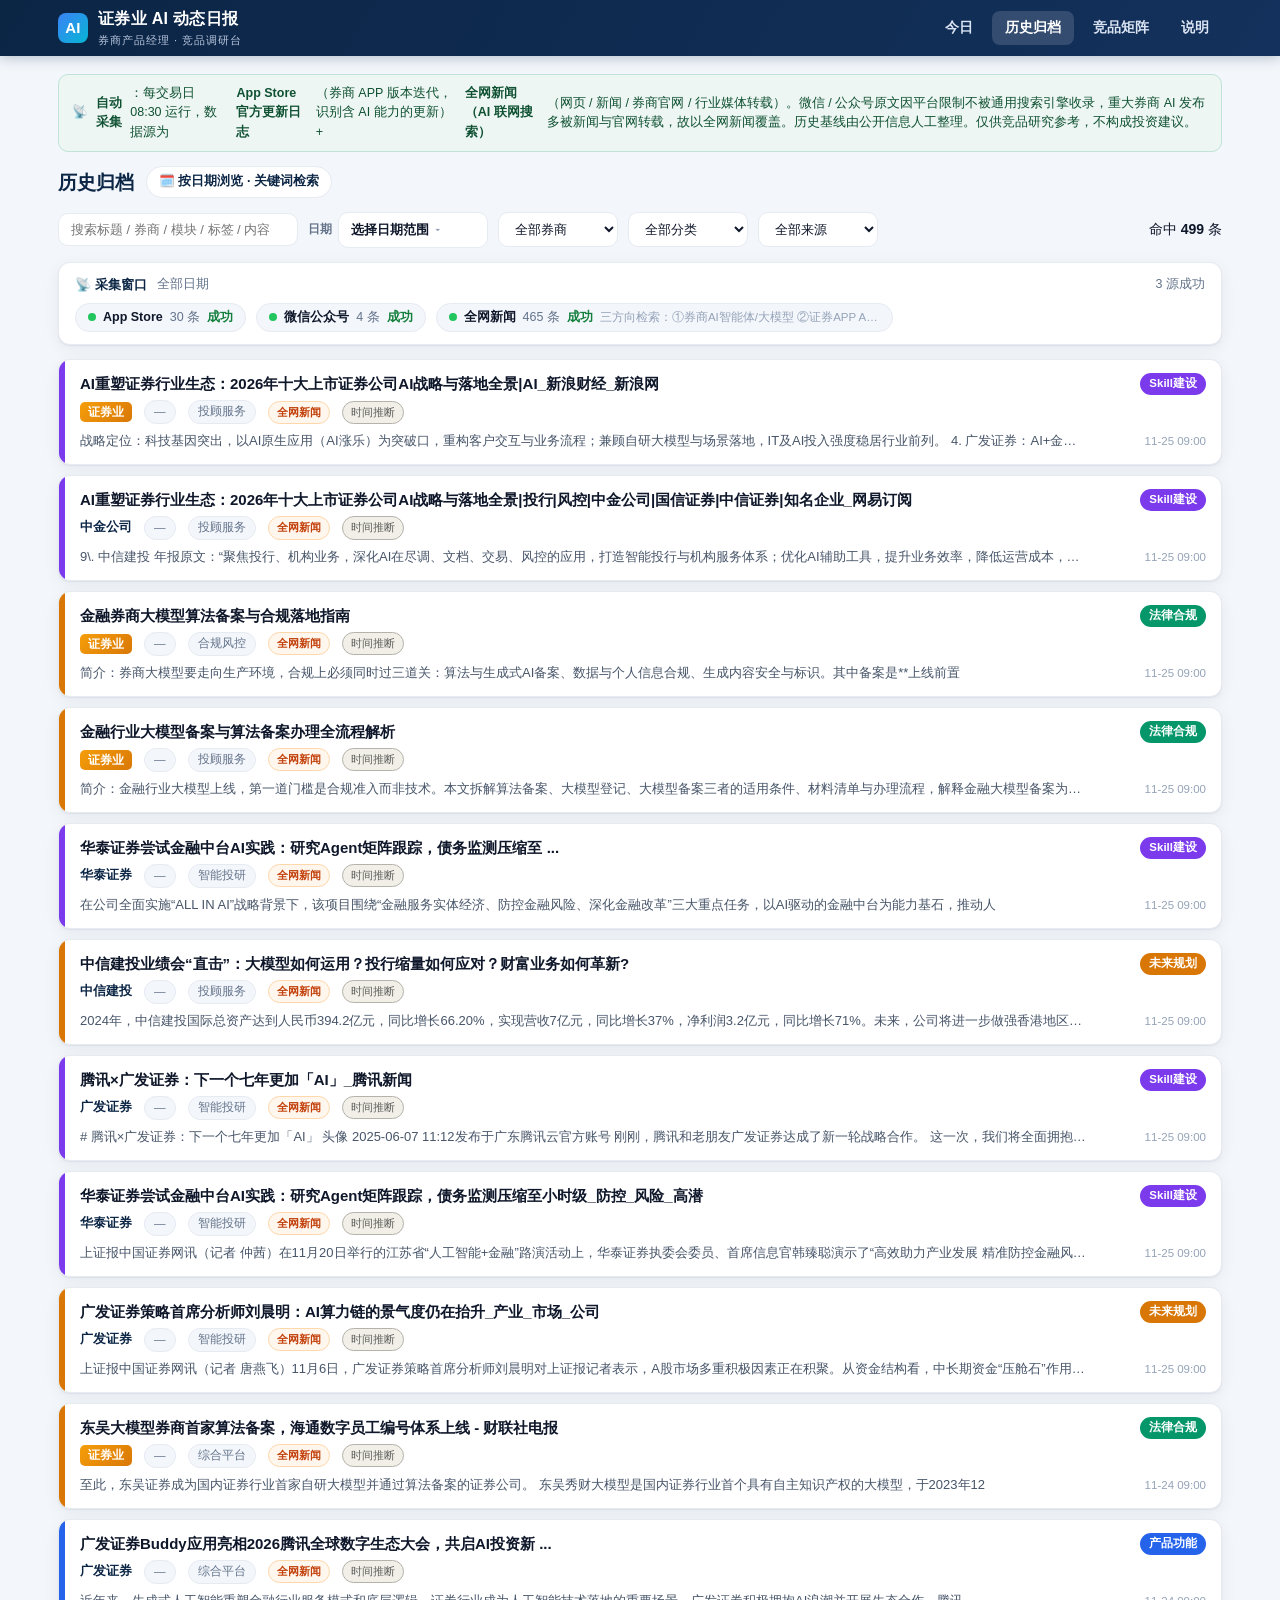
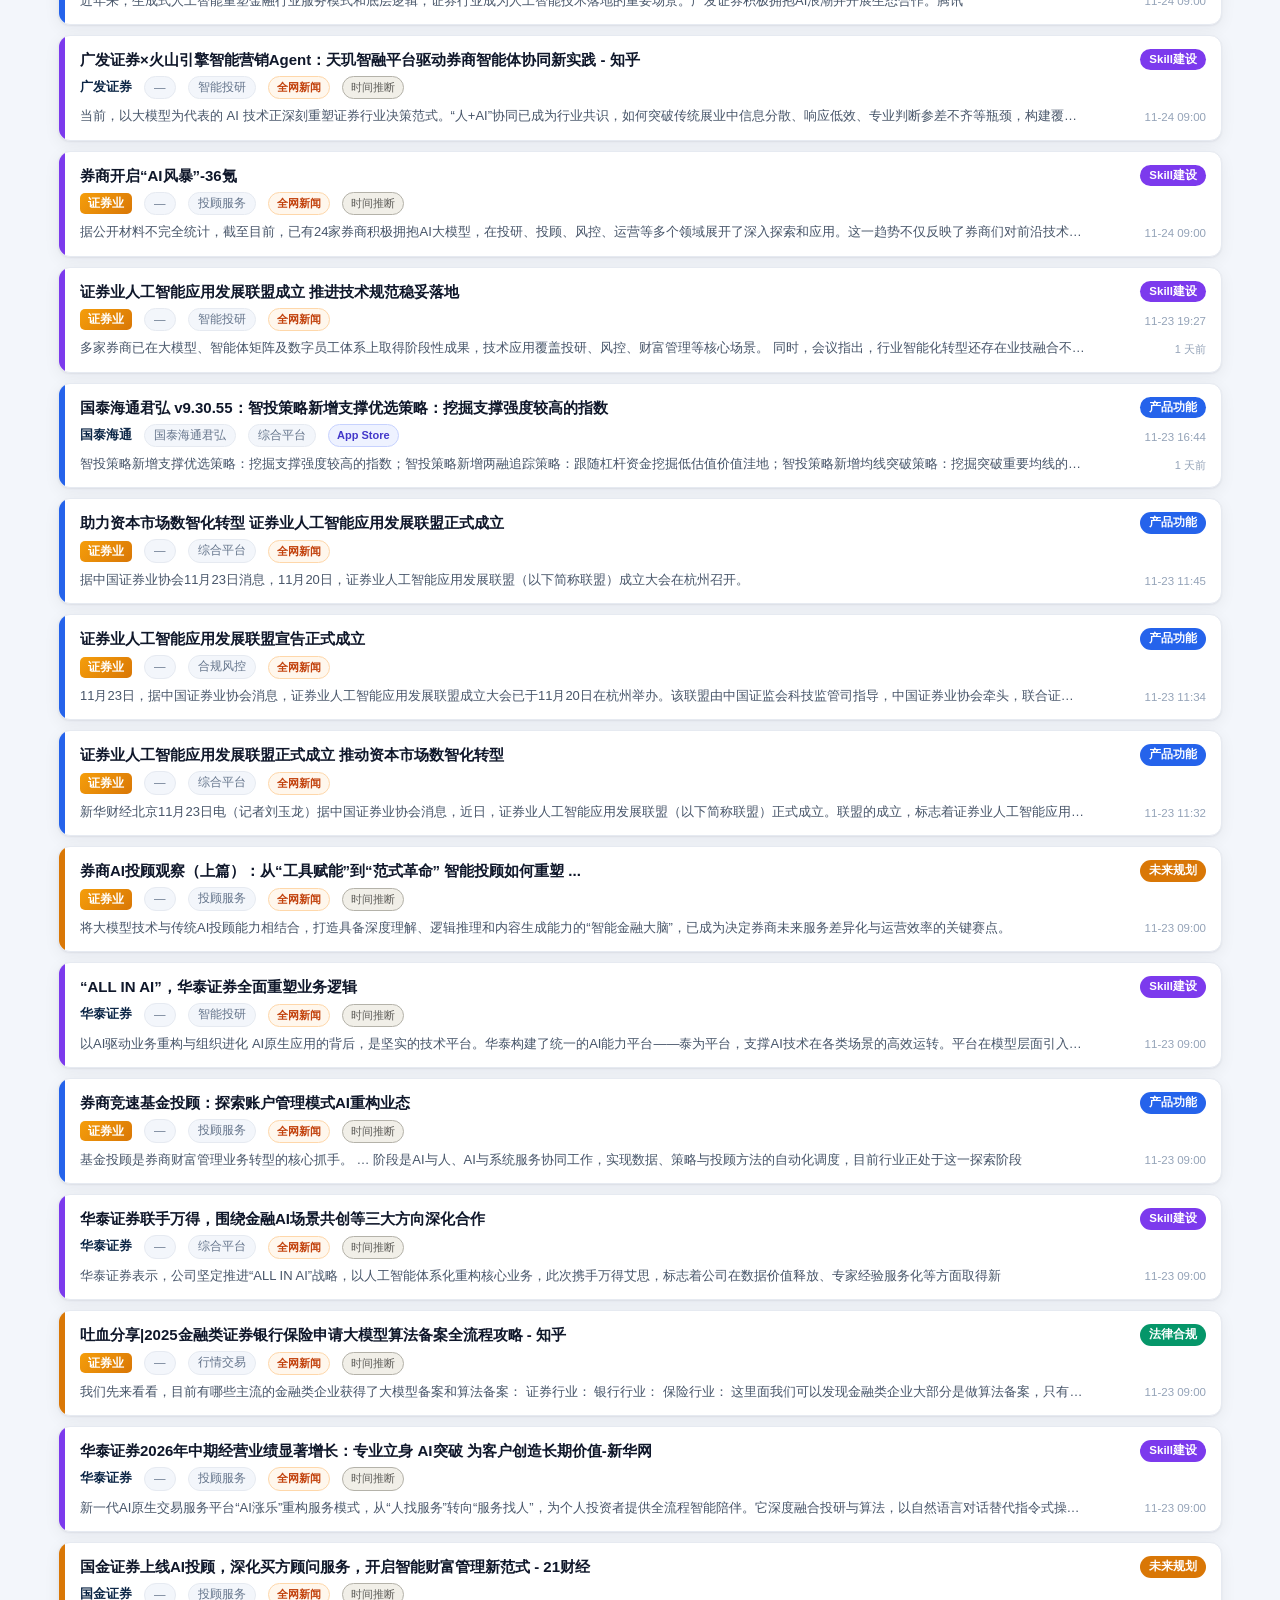
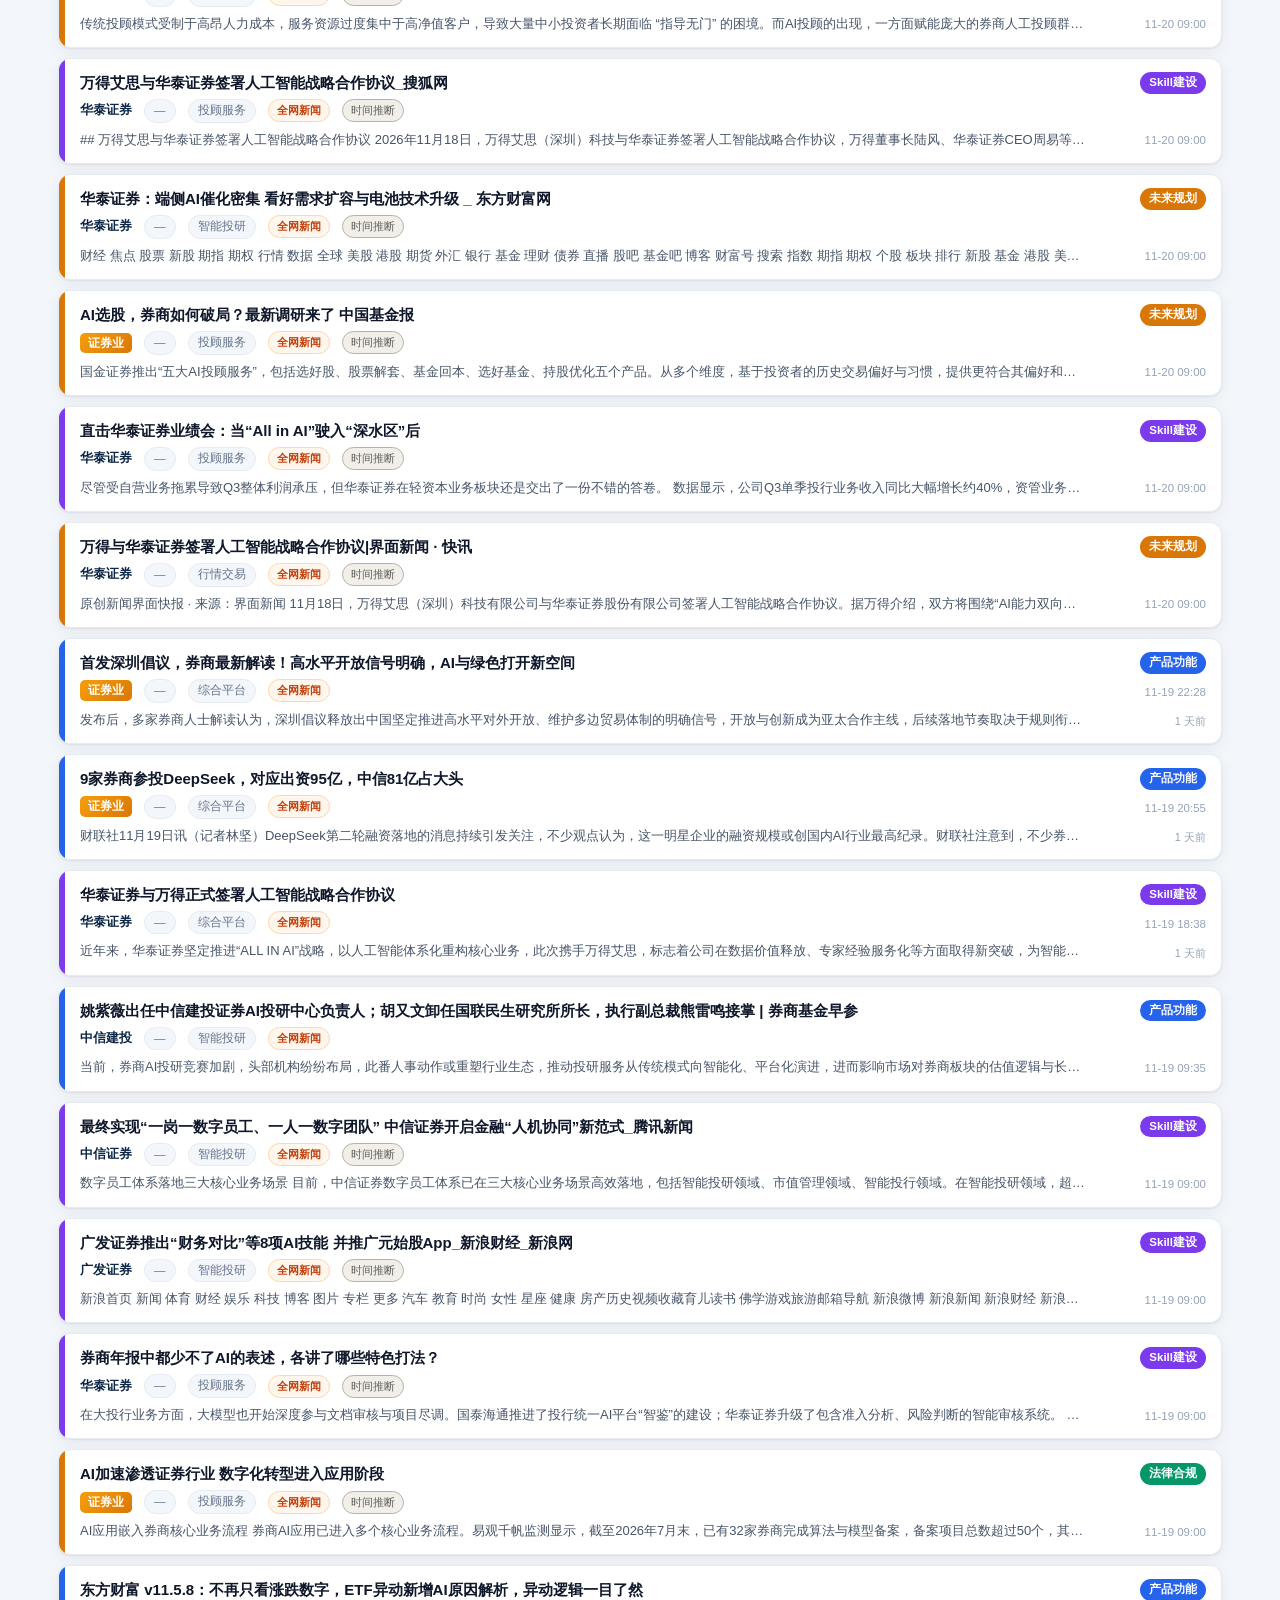
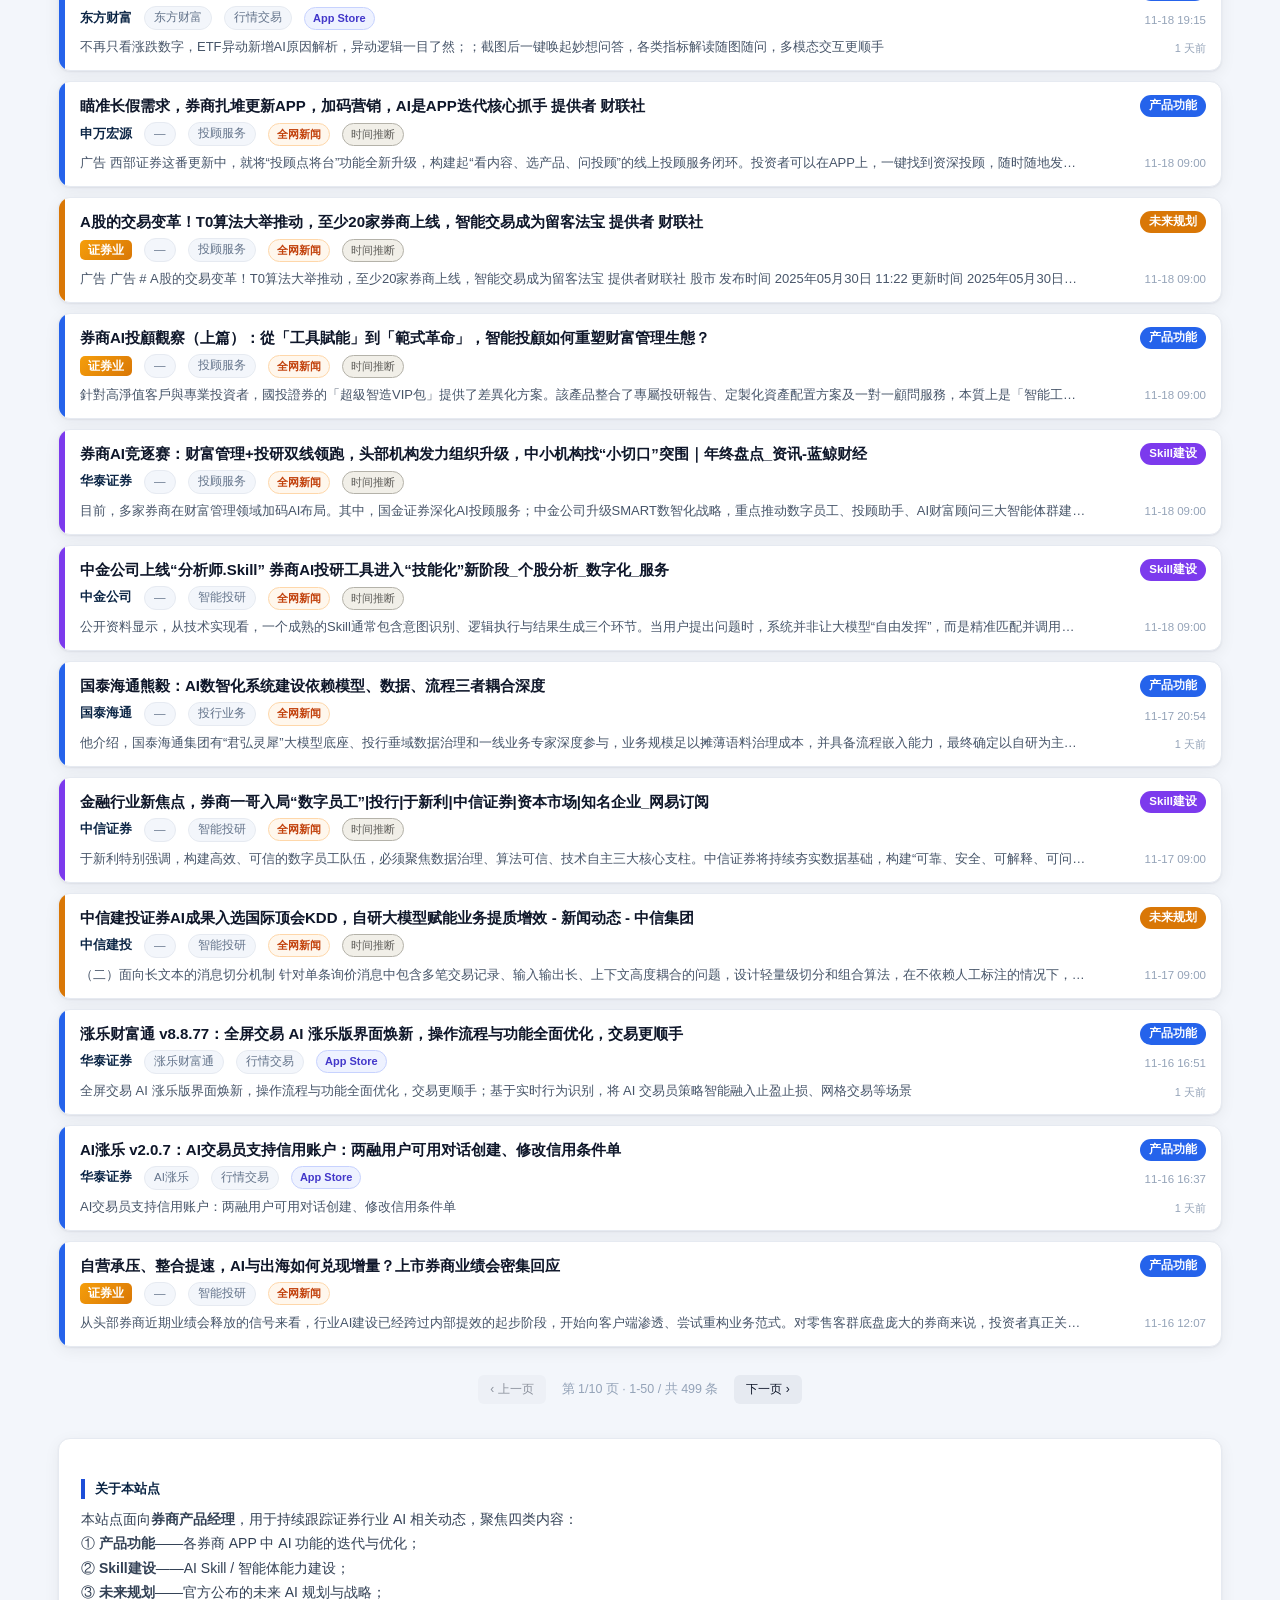
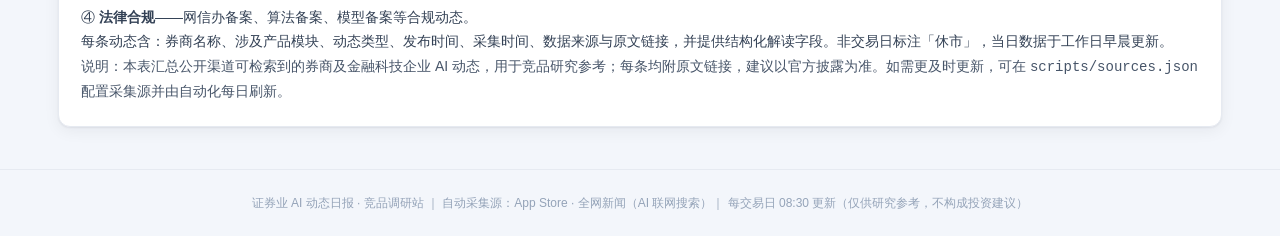
<file: site/archive.html>
<!DOCTYPE html>
<html lang="zh-CN">
<head>
<meta charset="utf-8">
<meta name="viewport" content="width=device-width,initial-scale=1">
<title>历史归档 · 证券业 AI 动态日报</title>
<link rel="stylesheet" href="assets/styles.css?v=10">
</head>
<body data-page="archive">
<div class="topbar"><div class="inner">
  <div class="brand"><div class="logo">AI</div><div>证券业 AI 动态日报<small>券商产品经理 · 竞品调研台</small></div></div>
  <nav class="topnav">
    <a href="index.html">今日</a>
    <a href="archive.html" class="active">历史归档</a>
    <a href="matrix.html">竞品矩阵</a>
    <a href="archive.html#about">说明</a>
  </nav>
</div></div>

<div class="container">
  <div class="banner info">📡 <strong>自动采集</strong>：每交易日 08:30 运行，数据源为 <strong>App Store 官方更新日志</strong>（券商 APP 版本迭代，识别含 AI 能力的更新）+ <strong>全网新闻（AI 联网搜索）</strong>（网页 / 新闻 / 券商官网 / 行业媒体转载）。微信 / 公众号原文因平台限制不被通用搜索引擎收录，重大券商 AI 发布多被新闻与官网转载，故以全网新闻覆盖。历史基线由公开信息人工整理。仅供竞品研究参考，不构成投资建议。</div>

  <div class="archive-head">
    <h2>历史归档</h2>
    <span class="datepill">🗓️ 按日期浏览 · 关键词检索</span>
  </div>

  <div class="toolbar">
    <input type="search" id="search" placeholder="搜索标题 / 券商 / 模块 / 标签 / 内容…">
    <div class="broker-wrap">
      <span class="lbl">日期</span>
      <div class="date-range-picker" id="datePicker">
        <div class="drp-display" id="drpDisplay">
          <span class="drp-label">选择日期范围</span>
          <span class="drp-arrow">▾</span>
        </div>
        <div class="drp-calendar" id="drpCalendar" style="display:none"></div>
        <!-- 隐藏字段供逻辑读取 -->
        <input type="hidden" id="dateFrom" value="">
        <input type="hidden" id="dateTo" value="">
      </div>
    </div>
    <select id="brokerSel"></select>
    <select id="typeSel"></select>
    <select id="srcSel"></select>
    <div class="grow"><span class="sub" style="align-self:center">命中 <b id="cnt">0</b> 条</span></div>
  </div>

  <div id="collectWindow" class="collect-window" style="display:none"></div>

  <div class="feed" id="feed"></div>

  <div id="about" class="detail-card" style="margin-top:26px">
    <div class="section-h">关于本站点</div>
    <div class="detail-content">
      <p>本站点面向<strong>券商产品经理</strong>，用于持续跟踪证券行业 AI 相关动态，聚焦四类内容：</p>
      <p>① <strong>产品功能</strong>——各券商 APP 中 AI 功能的迭代与优化；<br>
         ② <strong>Skill建设</strong>——AI Skill / 智能体能力建设；<br>
         ③ <strong>未来规划</strong>——官方公布的未来 AI 规划与战略；<br>
         ④ <strong>法律合规</strong>——网信办备案、算法备案、模型备案等合规动态。</p>
      <p>每条动态含：券商名称、涉及产品模块、动态类型、发布时间、采集时间、数据来源与原文链接，并提供结构化解读字段。非交易日标注「休市」，当日数据于工作日早晨更新。</p>
      <p style="color:#475569">说明：本表汇总公开渠道可检索到的券商及金融科技企业 AI 动态，用于竞品研究参考；每条均附原文链接，建议以官方披露为准。如需更及时更新，可在 <code>scripts/sources.json</code> 配置采集源并由自动化每日刷新。</p>
    </div>
  </div>
</div>

<footer class="site">证券业 AI 动态日报 · 竞品调研站 ｜ 自动采集源：App Store · 全网新闻（AI 联网搜索）｜ 每交易日 08:30 更新（仅供研究参考，不构成投资建议）</footer>
<script src="assets/app.js?v=13"></script>
</body>
</html>
</file>
<file: site/assets/styles.css>
/* ===== 证券业 AI 动态日报 · 竞品调研站 ===== */
:root{
  --navy:#0b2545; --navy2:#13315c; --blue:#1d4ed8; --ink:#0f172a;
  --sub:#64748b; --muted:#94a3b8; --line:#e6eaf1; --bg:#f3f6fb; --panel:#ffffff;
  --t-feature:#2563eb; --t-skill:#7c3aed; --t-plan:#d97706;
  --shadow:0 1px 2px rgba(15,23,42,.06),0 4px 16px rgba(15,23,42,.06);
  --radius:12px;
}
*{box-sizing:border-box;margin:0;padding:0}
html,body{height:100%}
body{
  font-family:-apple-system,BlinkMacSystemFont,"Segoe UI","PingFang SC","Microsoft YaHei",sans-serif;
  background:var(--bg);color:var(--ink);font-size:14px;line-height:1.55;
  -webkit-font-smoothing:antialiased;
}
a{color:inherit;text-decoration:none}

/* top bar */
.topbar{
  position:sticky;top:0;z-index:50;background:linear-gradient(120deg,var(--navy),var(--navy2));
  color:#fff;box-shadow:0 2px 12px rgba(11,37,69,.25);
}
.topbar .inner{max-width:1200px;margin:0 auto;padding:0 18px;height:56px;
  display:flex;align-items:center;gap:18px}
.brand{display:flex;align-items:center;gap:10px;font-weight:800;font-size:16px;letter-spacing:.3px}
.brand .logo{width:30px;height:30px;border-radius:8px;background:linear-gradient(135deg,#3b82f6,#06b6d4);
  display:grid;place-items:center;font-weight:900;font-size:15px}
.brand small{display:block;font-weight:500;font-size:11px;color:#b9c6dd;letter-spacing:1px}
.topnav{margin-left:auto;display:flex;gap:6px}
.topnav a{padding:7px 13px;border-radius:8px;font-size:13.5px;color:#dbe4f3;font-weight:600;transition:.15s}
.topnav a:hover,.topnav a.active{background:rgba(255,255,255,.14);color:#fff}

/* layout */
.container{max-width:1200px;margin:0 auto;padding:18px}
.banner{
  background:#fff7ed;border:1px solid #fed7aa;color:#9a3412;border-radius:10px;
  padding:9px 13px;font-size:12.5px;margin-bottom:14px;display:flex;gap:8px;align-items:center
}
.banner.demo{background:#eff6ff;border-color:#bfdbfe;color:#1e40af}
.banner.info{background:#eef6f3;border-color:#bfe3d6;color:#0f5132}

/* status strip */
.statusbar{
  background:var(--panel);border:1px solid var(--line);border-radius:var(--radius);
  padding:14px 16px;box-shadow:var(--shadow);margin-bottom:14px;
  display:flex;flex-wrap:wrap;gap:14px;align-items:center
}
.statusbar .date{font-size:20px;font-weight:800;color:var(--navy)}
.statusbar .sub{font-size:12.5px;color:var(--sub)}
.badge{padding:3px 10px;border-radius:999px;font-size:12px;font-weight:700}
.badge.open{background:#dcfce7;color:#15803d}
.badge.closed{background:#fee2e2;color:#b91c1c}
.kpis{margin-left:auto;display:flex;gap:10px;flex-wrap:wrap}
.kpi{background:var(--bg);border:1px solid var(--line);border-radius:10px;padding:8px 14px;text-align:center;min-width:78px}
.kpi b{display:block;font-size:18px;color:var(--navy);font-weight:800;line-height:1.1}
.kpi span{font-size:11px;color:var(--sub)}

/* filters */
.toolbar{display:flex;flex-wrap:wrap;gap:10px;align-items:center;margin-bottom:14px}
.toolbar .seg{display:flex;background:#fff;border:1px solid var(--line);border-radius:10px;overflow:hidden}
.toolbar .seg button{border:0;background:#fff;padding:8px 14px;font-size:13px;font-weight:600;color:var(--sub);cursor:pointer;border-right:1px solid var(--line)}
.toolbar .seg button:last-child{border-right:0}
.toolbar .seg button.active{background:var(--navy);color:#fff}
.toolbar input,.toolbar select{
  border:1px solid var(--line);border-radius:10px;padding:8px 12px;font-size:13px;
  background:#fff;color:var(--ink);outline:none;min-width:120px
}
.broker-wrap{display:flex;align-items:center;gap:6px}
.broker-wrap .lbl{font-size:12px;font-weight:600;color:var(--sub);white-space:nowrap}
.toolbar input[type=search]{min-width:240px}
.toolbar input:focus,.toolbar select:focus{border-color:var(--blue)}
.toolbar .grow{margin-left:auto;display:flex;gap:8px;flex-wrap:wrap}

/* feed rows */
.feed{display:flex;flex-direction:column;gap:10px}
.row{
  display:grid;grid-template-columns:6px 1fr auto;background:var(--panel);
  border:1px solid var(--line);border-radius:var(--radius);box-shadow:var(--shadow);
  overflow:hidden;cursor:pointer;transition:.15s
}
.row:hover{transform:translateY(-1px);border-color:#c7d2e6;box-shadow:0 6px 20px rgba(15,23,42,.1)}
.row .bar{grid-row:1/3;width:6px}
.row .main{padding:13px 15px;min-width:0}
.row .title{font-size:15px;font-weight:700;color:var(--ink);margin-bottom:6px;line-height:1.4}
.row .meta{display:flex;flex-wrap:wrap;gap:8px 12px;align-items:center;font-size:12.5px;color:var(--sub)}
.row .meta .broker{font-weight:700;color:var(--navy)}
.row .meta .broker.broker-industry{          /* 证券业 — 行业综述特殊高亮 */
  background:linear-gradient(135deg,#f59e0b,#d97706);color:#fff;
  padding:1px 8px;border-radius:5px;font-size:12px}
.row .summary{margin-top:7px;font-size:13px;color:#475569;display:-webkit-box;-webkit-line-clamp:1;-webkit-box-orient:vertical;overflow:hidden}
.row .side{padding:13px 15px;display:flex;flex-direction:column;align-items:flex-end;justify-content:space-between;gap:8px;min-width:120px}
.tag{padding:2px 9px;border-radius:999px;font-size:11.5px;font-weight:700;white-space:nowrap}
.tag.type{color:#fff}
.tag.feature{background:var(--t-feature)}
.tag.skill{background:var(--t-skill)}
.tag.plan{background:var(--t-plan)}
.tag.compliance{background:#059669}          /* 法律合规 — 绿色 */
.tag.other{background:#6b7280}                /* 其他 — 灰色 */
/* 数据来源渠道标签（与动态类型区分：浅底描边小药丸） */
.tag.src{font-size:11px;font-weight:700;white-space:nowrap;border:1px solid transparent;padding:2px 8px;border-radius:999px}
.tag.src-app{background:#eef2ff;color:#4338ca;border-color:#c7d2fe}
.tag.src-wechat{background:#ecfdf5;color:#047857;border-color:#a7f3d0}
.tag.src-web{background:#fff7ed;color:#c2410c;border-color:#fed7aa}
.chip-soft{background:var(--bg);border:1px solid var(--line);color:var(--sub);padding:2px 9px;border-radius:999px;font-size:11.5px}
.time{font-size:11.5px;color:var(--muted)}
.age{font-size:11px;color:var(--muted)}
.chip-flag{padding:2px 8px;border-radius:999px;font-size:11px;border:1px solid transparent;white-space:nowrap}
.chip-flag.backfill{background:#faeeda;border-color:#ef9f27;color:#854f0b}
.chip-flag.inferred{background:#f1efe8;border-color:#b4b2a9;color:#5f5e5a}

/* detail */
.crumbs{font-size:13px;color:var(--sub);margin-bottom:12px}
.crumbs a{color:var(--blue);font-weight:600}
.detail-card{background:var(--panel);border:1px solid var(--line);border-radius:var(--radius);box-shadow:var(--shadow);padding:22px}
.detail-card h1{font-size:22px;line-height:1.35;margin-bottom:14px;color:var(--navy)}
.meta-grid{display:grid;grid-template-columns:repeat(auto-fit,minmax(150px,1fr));gap:12px;
  background:var(--bg);border:1px solid var(--line);border-radius:10px;padding:14px;margin-bottom:18px}
.meta-grid .cell .k{font-size:11.5px;color:var(--sub);margin-bottom:3px}
.meta-grid .cell .v{font-size:13.5px;font-weight:700;color:var(--ink)}
.section-h{font-size:13px;font-weight:800;color:var(--navy);margin:18px 0 8px;padding-left:10px;border-left:4px solid var(--blue)}
.detail-content{font-size:14px;color:#334155;line-height:1.75}
.analysis{display:flex;flex-direction:column;gap:10px}
.analysis .a-item{background:var(--bg);border:1px solid var(--line);border-left:4px solid var(--t-skill);border-radius:8px;padding:11px 13px}
.analysis .a-item .ak{font-size:12.5px;font-weight:800;color:var(--navy);margin-bottom:3px}
.analysis .a-item .av{font-size:13px;color:#475569}
.btn-orig{display:inline-flex;align-items:center;gap:6px;margin-top:18px;background:var(--navy);color:#fff;
  padding:10px 16px;border-radius:10px;font-weight:700;font-size:13.5px;transition:.15s}
.btn-orig:hover{background:#173a66}

/* archive extra */
.archive-head{display:flex;flex-wrap:wrap;gap:12px;align-items:flex-end;margin-bottom:14px}
.archive-head h2{font-size:19px;color:var(--navy)}
.datepill{display:inline-flex;align-items:center;gap:6px;background:#fff;border:1px solid var(--line);
  border-radius:999px;padding:5px 12px;font-size:12.5px;font-weight:600;color:var(--navy)}

.empty{text-align:center;color:var(--sub);padding:50px 0;font-size:14px}

/* 采集窗口（每数据源数量 + 成功/失败状态） */
.collect-window{
  background:var(--panel);border:1px solid var(--line);border-radius:var(--radius);
  box-shadow:var(--shadow);padding:12px 16px;margin-bottom:14px;
  display:flex;flex-direction:column;gap:8px
}
.cw-head{display:flex;flex-wrap:wrap;align-items:center;gap:10px;font-size:13px}
.cw-title{font-weight:800;color:var(--navy)}
.cw-range{color:var(--sub);font-size:12.5px}
.cw-summary{margin-left:auto;color:var(--sub);font-size:12.5px}
.cw-rows{display:flex;flex-wrap:wrap;gap:10px}
.cw-row{display:flex;align-items:center;gap:7px;background:var(--bg);border:1px solid var(--line);
  border-radius:999px;padding:4px 12px;font-size:12.5px;max-width:100%}
.cw-dot{width:8px;height:8px;border-radius:50%;flex-shrink:0}
.cw-dot.s-success{background:#22c55e}
.cw-dot.s-failed{background:#ef4444}
.cw-dot.s-empty{background:#cbd5e1}
.cw-dot.s-partial{background:#f59e0b}
.cw-name{font-weight:700;color:var(--ink)}
.cw-count{color:var(--sub)}
.cw-status{font-weight:700}
.cw-status.s-success{color:#15803d}
.cw-status.s-failed{color:#b91c1c}
.cw-status.s-empty{color:#94a3b8}
.cw-status.s-partial{color:#b45309}
.cw-note{color:var(--muted);font-size:11.5px;max-width:280px;overflow:hidden;text-overflow:ellipsis;white-space:nowrap}
.date-input{border:1px solid var(--line);border-radius:10px;padding:7px 10px;font-size:13px;background:#fff;color:var(--ink);outline:none}
.date-input:focus{border-color:var(--blue)}

/* 日历区间选择器（归档页） */
.date-range-picker{position:relative;display:inline-flex;vertical-align:middle}
.drp-display{
  display:flex;align-items:center;gap:6px;
  background:#fff;border:1px solid var(--line);border-radius:10px;
  padding:7px 12px;font-size:13px;cursor:pointer;min-width:150px;
  transition:.15s;user-select:none
}
.drp-display:hover{border-color:var(--blue)}
.drp-label{color:var(--ink);font-weight:600;white-space:nowrap}
.drp-arrow{color:var(--muted);font-size:11px}
.drp-calendar{
  position:absolute;top:calc(100% + 4px);left:0;z-index:100;
  background:var(--panel);border:1px solid var(--line);border-radius:12px;
  box-shadow:0 8px 30px rgba(15,23,42,.14);padding:14px;min-width:290px
}
.drp-nav{display:flex;align-items:center;justify-content:space-between;margin-bottom:10px}
.drp-nav button{
  background:none;border:1px solid var(--line);border-radius:6px;
  width:28px;height:28px;font-size:12px;cursor:pointer;color:var(--sub);
  display:grid;place-items:center;transition:.15s
}
.drp-nav button:hover{background:var(--bg);border-color:var(--blue);color:var(--blue)}
.drp-month{font-weight:800;font-size:14px;color:var(--navy)}
.drp-weekdays{display:grid;grid-template-columns:repeat(7,1fr);gap:2px;margin-bottom:4px}
.drp-weekdays span{text-align:center;font-size:11px;font-weight:700;color:var(--muted);padding:4px 0}
/* 日历主体：flex 列 + 显式周行包裹（避免 CSS Grid 跨浏览器排列差异） */
.drp-days{display:flex;flex-direction:column;gap:2px}
.drp-week{display:grid;grid-template-columns:repeat(7,1fr);gap:2px}
.drp-day{
  text-align:center;padding:5px 0;font-size:12.5px;border-radius:8px;
  cursor:pointer;color:var(--ink);font-weight:600;transition:.15s;
  position:relative
}
.drp-day.empty{cursor:default;pointer-events:none}
.drp-day.out{color:#cbd5e1;cursor:not-allowed;background:transparent}
.drp-day.today{font-weight:800;color:var(--blue)}
.drp-day.has-data::after{
  content:"";position:absolute;bottom:2px;left:50%;transform:translateX(-50%);
  width:4px;height:4px;border-radius:50%;background:var(--blue)
}
.drp-day.in-range{background:#dbeafe;color:#1d4ed8}
.drp-day.start,.drp-day.end{
  background:var(--navy);color:#fff
}
.drp-day.start{border-radius:8px 0 0 8px}
.drp-day.end{border-radius:0 8px 8px 0}
.drp-day.start.end{border-radius:8px}
.drp-day.has-data.start::after,.rp-day.has-data.end::after{background:#fff}
.drp-day:not(.out):hover{background:#e0e7ff;border-color:var(--blue)}
.drp-actions{display:flex;align-items:center;justify-content:space-between;margin-top:10px;padding-top:8px;border-top:1px solid var(--line)}
.drp-clear{
  background:none;border:1px solid var(--line);border-radius:6px;padding:3px 10px;
  font-size:11.5px;font-weight:700;color:var(--sub);cursor:pointer;transition:.15s
}
.drp-clear:hover{background:#fef2f2;border-color:#ef4444;color:#ef4444}
.drp-sel-text{font-size:12px;color:var(--sub);font-weight:600}

/* matrix */
.mod-bars{display:flex;flex-direction:column;gap:8px}
.mbar{display:grid;grid-template-columns:minmax(120px,1fr) minmax(80px,5fr) 36px;align-items:center;gap:10px}
.mbar .ml{font-size:12.5px;font-weight:700;color:var(--navy);line-height:1.35;word-break:break-all}
.mbar .mt{background:var(--bg);border:1px solid var(--line);border-radius:999px;height:16px;overflow:hidden;min-width:40px}
.mbar .mf{height:100%;background:linear-gradient(90deg,var(--blue),#06b6d4);border-radius:999px;min-width:4px}
.mbar .mn{font-size:12px;font-weight:800;color:var(--blue);text-align:right;white-space:nowrap}

/* matrix module filter — 可伸缩标签式筛选 */
.mod-filter-area{
  background:#fff;border:1px solid var(--line);border-radius:10px;
  padding:10px 14px;margin-bottom:2px
}
.mod-filter-label{
  font-size:11.5px;font-weight:700;color:var(--sub);margin-bottom:8px;
  display:flex;align-items:center;gap:6px
}
.mod-filter-label .count{font-weight:600;color:var(--muted)}
.mod-filter-chips{
  display:flex;flex-wrap:wrap;gap:7px;max-height:120px;
  overflow-y:auto;padding-right:4px;
  /* 自定义滚动条 */
  scrollbar-width:thin;scrollbar-color:var(--line) transparent
}
.mod-filter-chips::-webkit-scrollbar{width:5px}
.mod-filter-chips::-webkit-scrollbar-track{background:transparent}
.mod-filter-chips::-webkit-scrollbar-thumb{background:var(--line);border-radius:4px}
.mod-chip{
  border:1px solid var(--line);border-radius:999px;padding:5px 13px;
  font-size:12.5px;font-weight:600;color:var(--sub);cursor:pointer;
  background:var(--panel);transition:.15s;white-space:nowrap;
  user-select:none;line-height:1.3
}
.mod-chip:hover{border-color:var(--blue);color:var(--blue)}
.mod-chip.active{background:var(--navy);color:#fff;border-color:var(--navy)}
.mod-toggle{
  font-size:11.5px;font-weight:700;color:var(--blue);cursor:pointer;
  background:none;border:none;padding:4px 0;margin-top:6px;
  user-select:none;display:none
}
.mod-toggle:hover{text-decoration:underline}
.matrix-wrap{display:flex;flex-direction:column;gap:12px}
.matrix-table{width:100%;border-collapse:collapse;font-size:13px}
.matrix-table th{
  background:var(--navy);color:#fff;font-weight:700;text-align:left;padding:11px 13px;font-size:12.5px;
  position:sticky;top:56px;white-space:nowrap
}
.matrix-table td{border-top:1px solid var(--line);padding:11px 13px;vertical-align:top;color:#334155}
.matrix-table tr:nth-child(even) td{background:#fafcff}
.matrix-table .brk{font-weight:800;color:var(--navy);white-space:nowrap}
.matrix-table .cnt{font-weight:800;color:var(--blue);font-size:15px;text-align:center}
.matrix-table .latest{font-weight:600;color:var(--ink);min-width:200px}
.matrix-table .latest a{color:inherit}
.matrix-table .latest a:hover{color:var(--blue)}
.matrix-table .latest .sub{font-size:11.5px;color:var(--muted);margin-top:3px;font-weight:400}
.matrix-table .note{color:#475569;line-height:1.5;min-width:220px}

/* 竞品矩阵 — 券商卡片（替代拥挤表格） */
.broker-card{
  background:var(--panel);border:1px solid var(--line);border-radius:var(--radius);
  box-shadow:var(--shadow);padding:18px 20px;transition:.15s;
  display:flex;flex-direction:column;gap:12px
}
.broker-card:hover{border-color:#c7d2e6;box-shadow:0 6px 20px rgba(15,23,42,.1)}
.bc-header{display:flex;align-items:center;justify-content:space-between;gap:14px;flex-wrap:wrap}
.bc-name{font-size:17px;font-weight:800;color:var(--navy)}
.bc-count{background:linear-gradient(135deg,var(--blue),#06b6d4);color:#fff;
  font-size:12px;font-weight:700;padding:3px 11px;border-radius:999px;white-space:nowrap}
.bc-count-clickable{cursor:pointer;transition:.15s}
.bc-count-clickable:hover{transform:scale(1.05);box-shadow:0 2px 8px rgba(29,78,216,.3)}
.bc-items-panel{
  border-top:1px solid var(--line);margin-top:4px;padding-top:0;
  background:var(--bg);border-radius:0 0 10px 10px;max-height:400px;overflow-y:auto
}
.bc-body{display:grid;grid-template-columns:repeat(auto-fit,minmax(220px,1fr));gap:14px}
.bc-field{display:flex;flex-direction:column;gap:4px}
.bc-field .fk{font-size:11px;font-weight:700;color:var(--sub);text-transform:uppercase;letter-spacing:.5px}
.bc-field .fv{font-size:13.5px;color:var(--ink);line-height:1.5}
.bc-field .fv .chip-soft{margin:2px 4px 2px 0;display:inline-flex}
.bc-field .fv .tag-chip{
  display:inline-flex;align-items:center;border:1px solid #cdd7e8;
  border-radius:999px;padding:2px 9px;font-size:11.5px;font-weight:600;
  color:#475569;background:#f8fafc;margin:2px 4px 2px 0
}
.bc-latest{display:flex;flex-direction:column;gap:3px}
.bc-latest a{font-weight:700;color:var(--blue);font-size:13.5px;line-height:1.4}
.bc-latest a:hover{text-decoration:underline}
.bc-note{grid-column:1/-1;background:var(--bg);border:1px solid var(--line);
  border-radius:8px;padding:10px 14px;font-size:13px;color:#475569;line-height:1.65;
  border-left:3px solid var(--blue)}
.muted{color:var(--muted)}
footer.site{text-align:center;color:var(--muted);font-size:12px;padding:24px;border-top:1px solid var(--line);margin-top:24px}

@media(max-width:720px){
  .topbar .inner{height:50px;gap:10px}
  .brand small{display:none}
  .statusbar .date{font-size:17px}
  .row{grid-template-columns:6px 1fr}
  .row .side{grid-column:1/3;flex-direction:row;align-items:center;padding:0 15px 12px;justify-content:flex-start;gap:10px}
  .toolbar input[type=search]{min-width:0;flex:1 1 100%}
  .detail-card{padding:16px}
  .detail-card h1{font-size:19px}
  /* matrix mobile */
  .mbar{grid-template-columns:minmax(90px,1fr) minmax(60px,3fr) 28px;gap:6px}
  .mbar .ml{font-size:11.5px}
  .mod-filter-chips{max-height:none}
  .broker-card{padding:14px 16px;gap:10px}
  .bc-name{font-size:15.5px}
  .bc-body{grid-template-columns:1fr;gap:10px}
}

/* 分页 */
.pager{display:flex;align-items:center;justify-content:center;gap:12px;padding:18px 0 8px;color:var(--muted);font-size:12.5px}
.pager button{background:var(--line);border:0;color:var(--ink);padding:6px 12px;border-radius:6px;cursor:pointer;font-size:12px}
.pager button:hover:not([disabled]){background:var(--accent);color:#fff}
.pager button[disabled]{opacity:.45;cursor:not-allowed}
.pager span{padding:0 4px}
</file>
